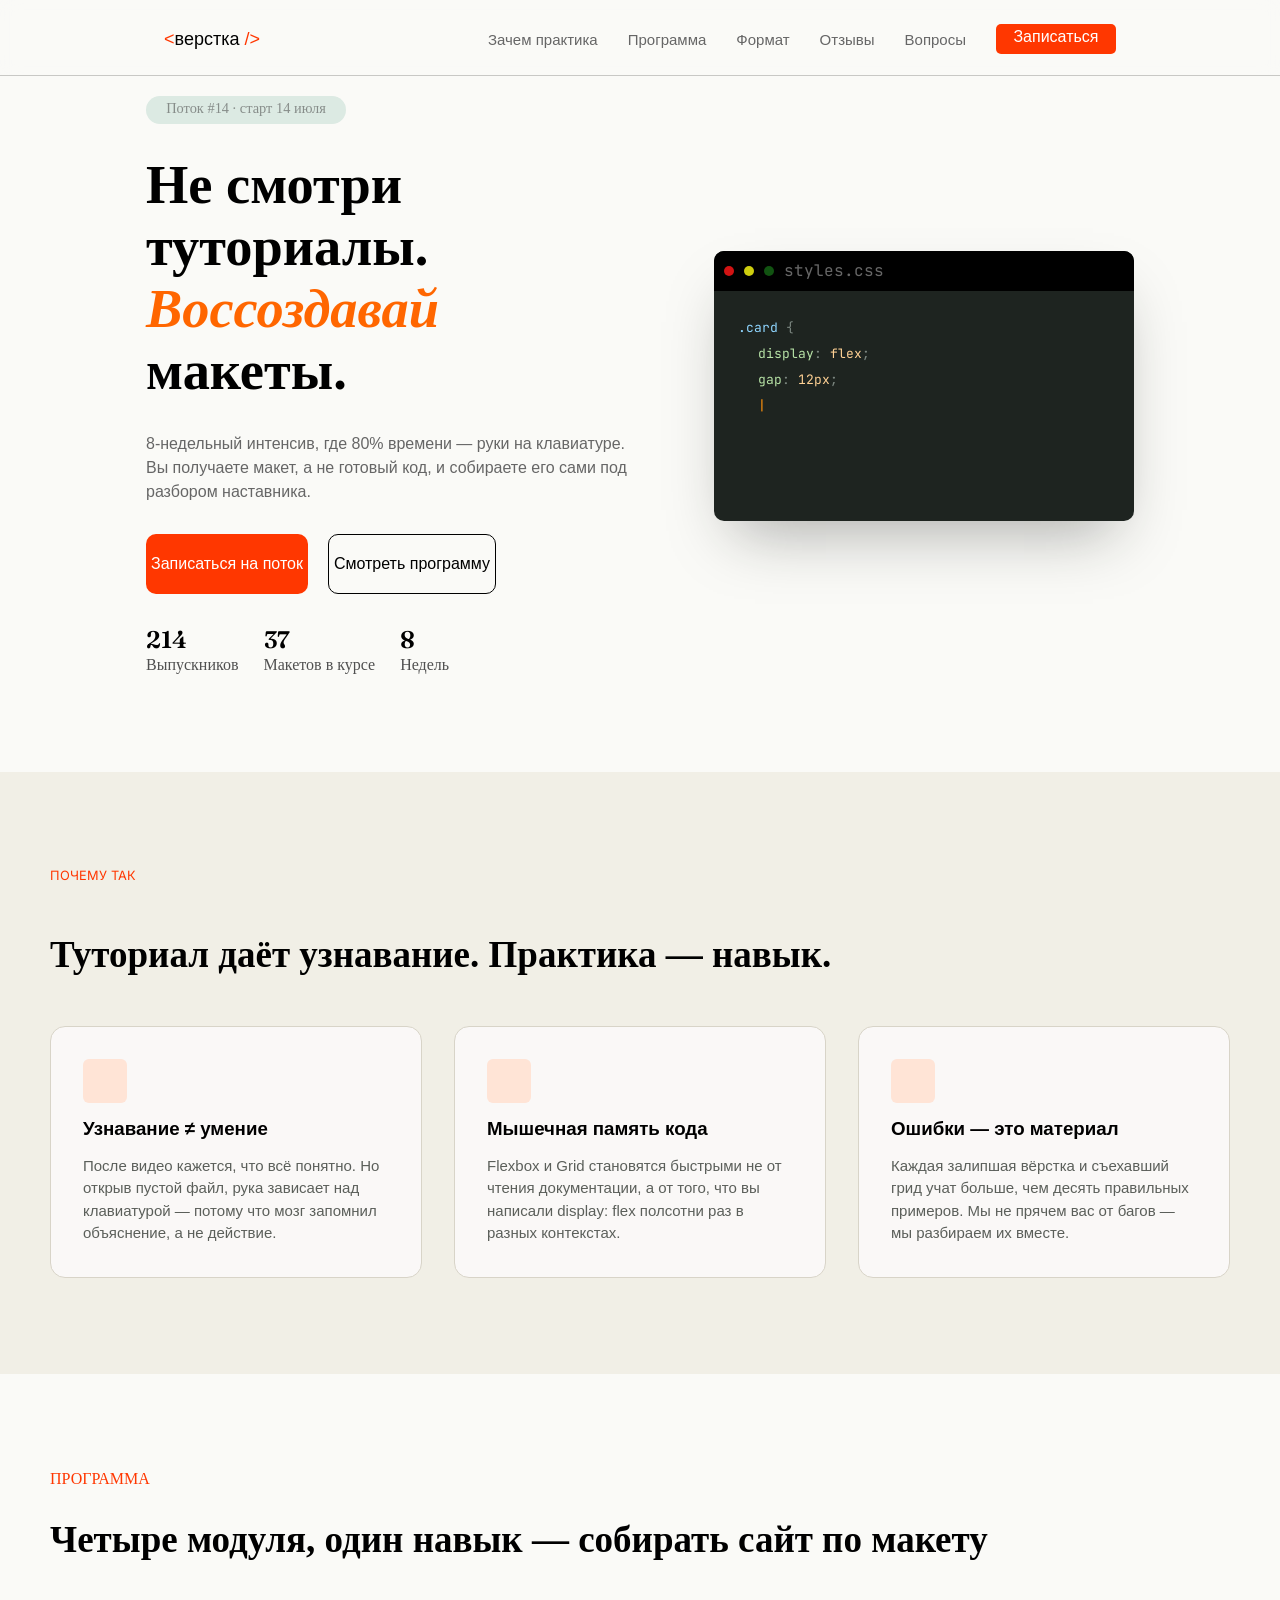
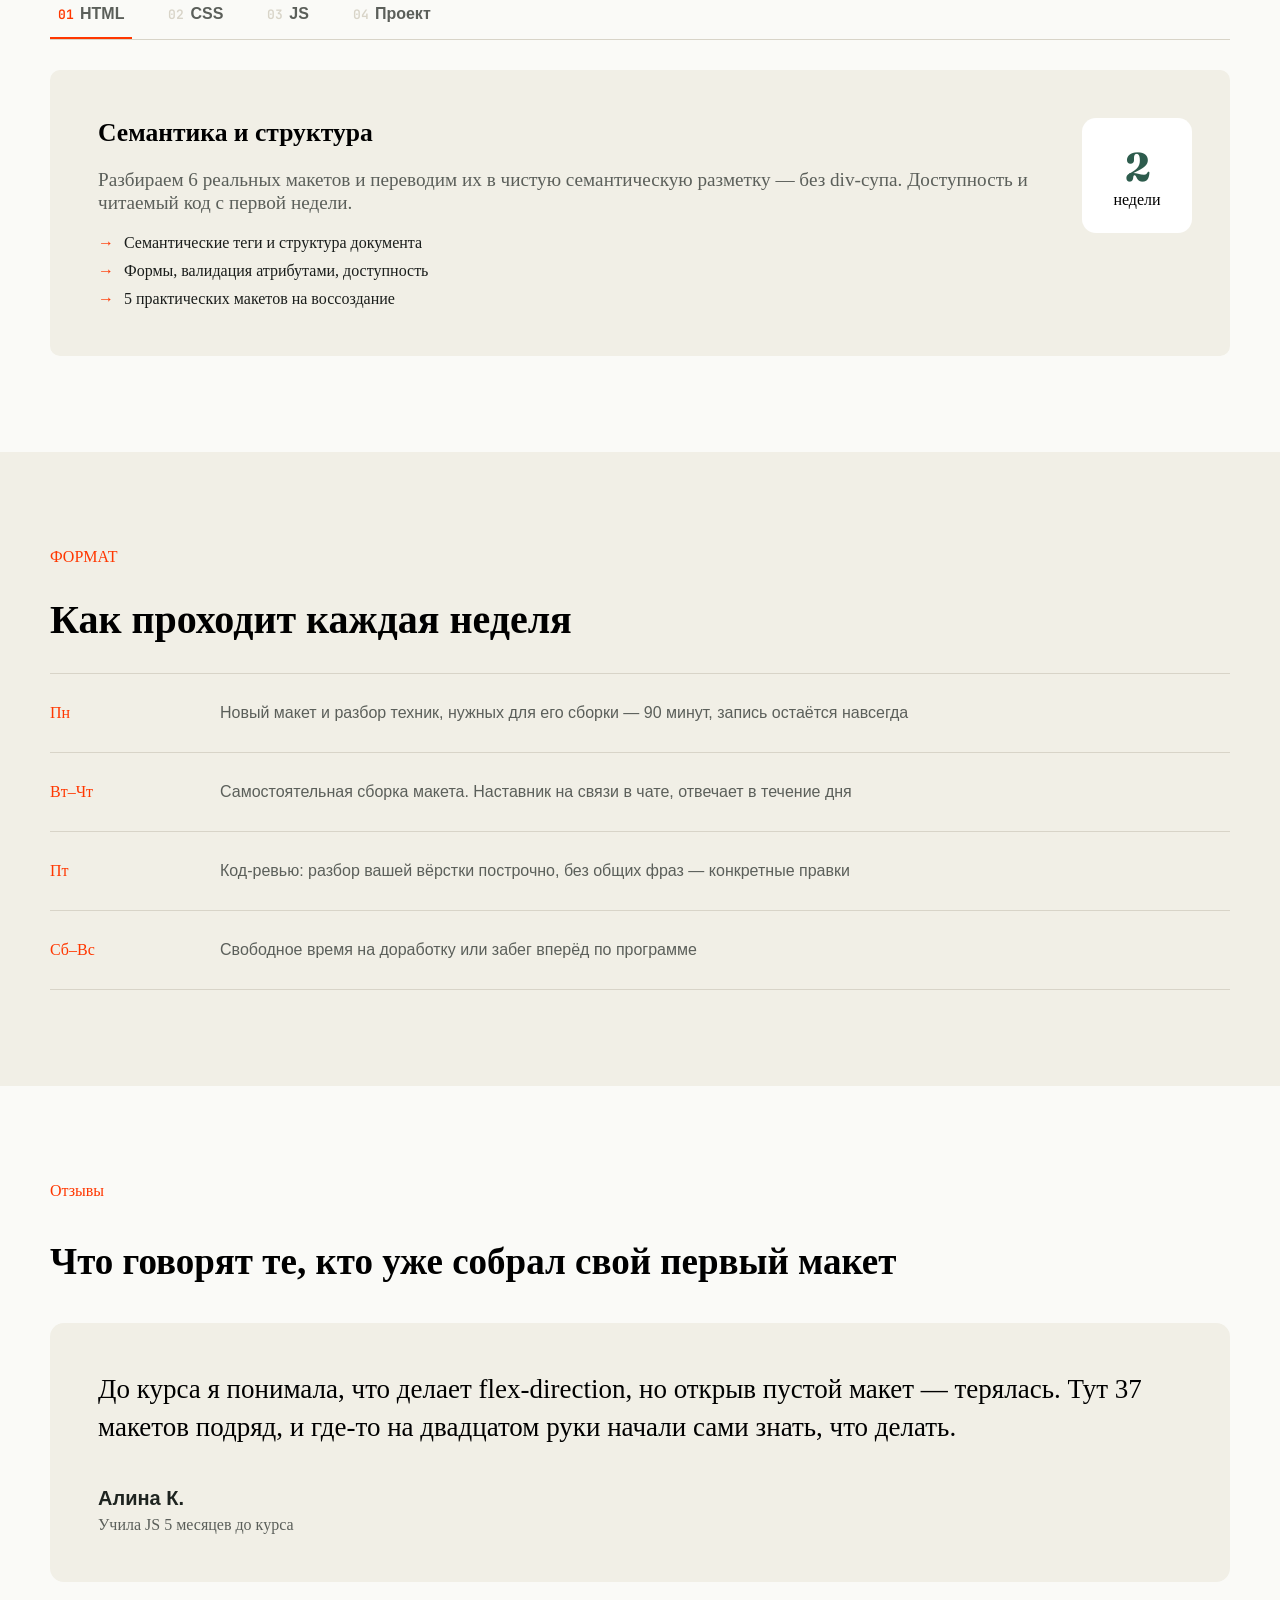
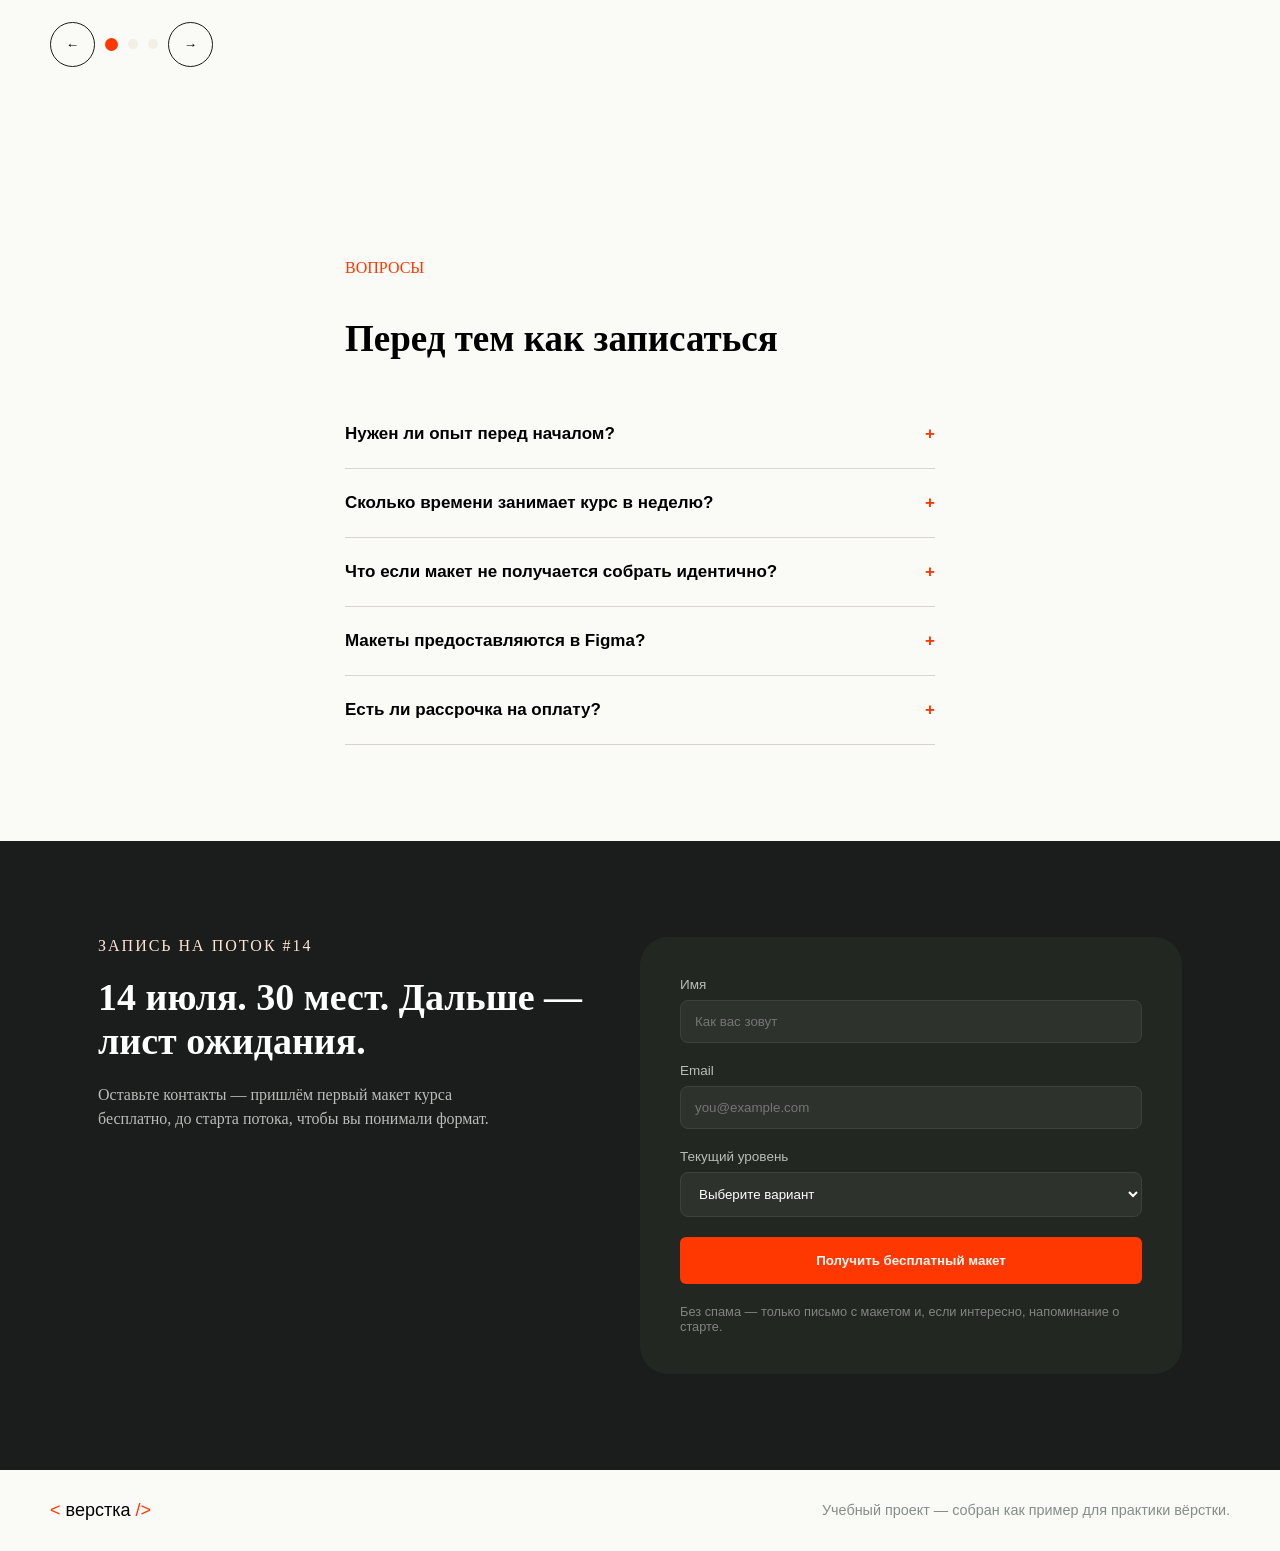
<file: index.html>
<!DOCTYPE html>
<html lang="en">
<head>
  <meta charset="UTF-8">
  <meta name="viewport" content="width=device-width, initial-scale=1.0">
  <title>Verstka</title>
  <link rel="preconnect" href="https://fonts.googleapis.com">
<link rel="preconnect" href="https://fonts.gstatic.com" crossorigin>
<link href="https://fonts.googleapis.com/css2?family=Fraunces:opsz,wght@9..144,300;9..144,500;9..144,600;9..144,700&family=Inter:wght@400;500;600;700&family=JetBrains+Mono:wght@400;500;600&display=swap" rel="stylesheet">
  <link rel="stylesheet" href="practice.css">
</head>
<body>
  
  <header>
    <div class="header-cont">
    <h1>верстка<span> /></span></h1>
    
    <nav class="menu" id="menu">
      <a href="#why" class="links">Зачем практика</a>
      <a href="#programm" class="links">Программа</a>
      <a href="#format" class="links">Формат</a>
      <a href="#reviews" class="links">Отзывы</a>
      <a href="#questions" class="links">Вопросы</a>

      <a href="#signup" class="btn-register">Записаться</a>
    </nav>

    <button class="burger" id="burger">
      <span></span>
      <span></span>
      <span></span>
    </button>

    </div>
  </header>
  
  <section class="hero">
    
    <div class="hero-content">

    <div class="left">

    <div class="info-start">
      <p>Поток #14 · старт 14 июля</p>
    </div>
  <div class="h1-container">
    <h1 class="slogan-h1">Не смотри</h1>
    <h1 class="slogan-h1">туториалы.</h1>
    <h1 class="slogan-h1" style="font-style: italic; color: rgb(255, 102, 0);">Воссоздавай </h1>
    <h1 class="slogan-h1">макеты.</h1>
  </div>
    <p class="p-information">8-недельный интенсив, где 80% времени — руки на клавиатуре. 
      Вы получаете макет, а не готовый код, и собираете 
      его сами под разбором наставника.</p>
    <div class="buttons">
      <a href="" class="buttons first">Записаться на поток</a>
      <a href="" class="buttons second">Смотреть программу</a>
    </div>

    <div class="advantages">
      <div class="advs">
        <h1>214</h1>
        <p>Выпускников</p>
      </div>
      <div class="advs">
        <h1>37</h1>
        <p>Макетов в курсе</p>
      </div>
      <div class="advs">
        <h1>8</h1>
        <p>Недель</p>
      </div>
    </div>
</div>


<div class="right">
    <div class="hero-code">
      <div class="upper-bar">
        <div class="circles red"></div>
        <div class="circles yellow"></div>
        <div class="circles green"></div>
        <p>styles.css</p>

      </div>
      <div class="code">
      </div>
      <div class="demo-card">
        <div class="circle-gradient"></div>
        <h4 class="card-title" style="font-size: 14px; font-family: sans-serif;">Карточка готова</h4>
        <p class="card-text" style="font-size: 12.5px; font-family: sans-serif; color: rgb(158, 154, 154); line-height: 1.45;">Это рендер того, что вы только что увидели в коде слева</p>
      </div>
    </div>

</div>

</div>
  </section>

<section class="why" id="why">
  <div class="why-container">
    <p class="why-p">ПОЧЕМУ ТАК</p>
    <h1>Туториал даёт узнавание. 
Практика — навык. </h1>

      <div class="why-grid-container">
        <div class="card">
          <div class="pict"></div>
          <h3>Узнавание ≠ умение</h3>
          <p>После видео кажется, что всё понятно. Но открыв пустой файл, рука зависает над клавиатурой — потому что мозг запомнил объяснение, а не действие.</p>
        </div>
        <div class="card">
          <div class="pict"></div>
          <h3>Мышечная память кода</h3>
          <p>Flexbox и Grid становятся быстрыми не от чтения документации, а от того, что вы написали display: flex полсотни раз в разных контекстах.</p>
        </div>
        <div class="card">
          <div class="pict"></div>
          <h3>Ошибки — это материал</h3>
          <p>Каждая залипшая вёрстка и съехавший грид учат больше, чем десять правильных примеров. Мы не прячем вас от багов — мы разбираем их вместе.</p>
        </div>
      </div>

  </div>
</section>

<section class="programm" id="programm">
  <div class="programm-content">
  <p class="programm-p">Программа</p>
  <h1 class="programm-h1">Четыре модуля, один навык —  собирать сайт по макету</h1>


  <div class="tabs">
    <button class="tab-btn is-active" data-tab="html">
      <span class="tab-index">01</span>HTML
    </button>
    <button class="tab-btn " data-tab="css">
      <span class="tab-index">02</span>CSS
    </button>
    <button class="tab-btn " data-tab="js">
      <span class="tab-index">03</span>JS
    </button>
    <button class="tab-btn  " data-tab="project">
      <span class="tab-index">04</span>Проект
    </button>
  </div>


    <div class="tabs-panels">
      <div class="panel is-active" id="panel-html">
        <div class="panel-container is-visible">
          <div class="panel-text">
            <h2>Семантика и структура</h2>
            <p>Разбираем 6 реальных макетов и переводим их в чистую  семантическую разметку — без div-супа. Доступность и читаемый  код с первой недели.</p>
            <ul class="panel-list">
              <li>Семантические теги и структура документа</li>
              <li>Формы, валидация атрибутами, доступность  </li>
              <li>5 практических макетов на воссоздание</li>
            </ul>
          </div>

          <div class="panel-stats">
            <h3 class="number">2</h3>
            <p class="duration">недели</p>
          </div>

        </div>
      </div>




      <div class="panel " id="panel-css">
        <div class="panel-container is-visible">
          <div class="panel-text">
            <h2>Layout и адаптивность</h2>
            <p>Flexbox, Grid, переменные, анимации — и обязательная адаптивная вёрстка под три брейкпоинта на каждом макете.  Без адаптива работа не принимается.</p>
            <ul class="panel-list">
              <li>Flexbox и Grid на реальных раскладках</li>
              <li>Адаптив: mobile / tablet / desktop </li>
              <li>8 макетов разной сложности</li>
            </ul>
          </div>

          <div class="panel-stats">
            <h3 class="number">3</h3>
            <p class="duration">недели</p>
          </div>

        </div>
      </div>

      <div class="panel " id="panel-js">
        <div class="panel-container is-visible">
          <div class="panel-text">
            <h2>Интерактив без фреймворков  </h2>
            <p>Чистый JS: DOM, события, fetch. Учимся оживлять статичный макет — табы, модалки, слайдеры, валидация форм — то,  с чем вы столкнётесь в 90% реальных задач.</p>
            <ul class="panel-list">
              <li>DOM, события, делегирование</li>
              <li>Работа с API и fetch</li>
              <li>12 интерактивных компонентов</li>
            </ul>
          </div>

          <div class="panel-stats">
            <h3 class="number">2</h3>
            <p class="duration">недели</p>
          </div>

        </div>
      </div>

      <div class="panel" id="panel-project">
        <div class="panel-container is-visible">
          <div class="panel-text">
            <h2>Финальный проект</h2>
            <p>Получаете макет в Figma уровня реального заказа и две недели собираете его самостоятельно с еженедельным код-ревью от наставника.</p>
            <ul class="panel-list">
              <li>Полный лендинг по Figma-макету</li>
              <li>Два код-ревью с наставником</li>
              <li>Готовый кейс в портфолио</li>
            </ul>
          </div>

          <div class="panel-stats">
            <h3 class="number">1</h3>
            <p class="duration">недели</p>
          </div>
        </div>
      </div>
    </div>

  </div>
</section>

<section class="format" id="format">
  <div class="format-content">
    <p class="p-format">формат</p>
    <h1 class="h1-format">Как проходит каждая неделя</h1>

    <div class="format-container">
      <div class="row">
        <p class="day-of-week">Пн</p>
        <p class="format-info">Новый макет и разбор техник, нужных для его сборки — 90 минут, запись остаётся навсегда</p>
      </div>
      <div class="row">
        <p class="day-of-week">Вт–Чт</p>
        <p class="format-info">Самостоятельная сборка макета. Наставник на связи в чате, отвечает в течение дня</p>
      </div>
      <div class="row">
        <p class="day-of-week"> Пт</p>
        <p class="format-info">Код-ревью: разбор вашей вёрстки построчно, без общих фраз — конкретные правки</p>
      </div>
      <div class="row">
        <p class="day-of-week">Сб–Вс</p>
        <p class="format-info">Свободное время на доработку или забег вперёд по программе</p>
      </div>
    </div>
  </div>
</section>

<section class="reviews" id="reviews">
  <div class="reviews-content">
    <p class="review">Отзывы</p>
    <h1 class="h1-review">Что говорят те, кто уже собрал свой  первый макет</h1>
  <div class="sliders-container">
  <div class="slider">
      <div class="slide">
        
          <span class="review-text">До курса я понимала, что делает flex-direction, но открыв пустой макет — терялась. 
            Тут 37 макетов подряд, и где-то на двадцатом руки начали сами знать, что делать.</span>

            <div class="review-author">
              <span class="clients-name">Алина К.</span>
              <p>Учила JS 5 месяцев до курса</p>
            </div>

      </div>
      <div class="slide">
        <span class="review-text">Самое ценное — что макеты не учебные, а как из реальных задач. Сетка съезжает, 
        шрифты не подключаются, и тебя не спасают — ты разбираешься.
        Это и есть навык.</span>
        
        <div class="review-author">
        <span class="clients-name">Дамир Т.</span>
          <p>Сейчас фронтенд-стажёр</p>
        </div>  
      </div>
      <div class="slide">
        <span class="review-text">Код-ревью в пятницу — главная причина остаться до конца. Никаких "молодец", только конкретное:
          вот тут лишний div, вот тут можно одной строкой grid вместо десяти.</span>
          
          <div class="review-author">
          <span class="clients-name">Светлана Р.</span>
          <p>Перешла из дизайна в верстку</p>
          </div>
      </div>
    </div>
  </div>


    <div class="slider-controls">
      <button class="slider-btn" id="slider-prev" aria-label="Предыдущий отзыв">←</button>
      <div class="slider-dots" id="slider-dots">
        
      </div>
      <button class="slider-btn" id="slider-next" aria-label="Следующий отзыв">→</button>
    </div>
  </div>

</section>

<section class="questions" id="questions">
  <div class="questions-content">
    <p class="eyebrow">Вопросы</p>
    <h1 class="h1-ques">Перед тем как записаться</h1>

    <div class="accordion">
      <div class="accordion-item ">
          <button class="accordion-trigger" aria-expanded="true">
            <span>Нужен ли опыт перед началом?</span>
            <span class="accordion-icon">+</span>
          </button>
          <div class="accordion-panel">
            <p>Нужно понимать базовый синтаксис JS — переменные, функции, циклы. Если вы, как и большинство студентов, учили JS самостоятельно пару месяцев — этого достаточно. HTML и CSS разбираем с нуля в первом модуле.</p>
          </div>
        </div>

        <div class="accordion-item ">
          <button class="accordion-trigger" aria-expanded="true">
            <span>Сколько времени занимает курс в неделю?</span>
            <span class="accordion-icon">+</span>
          </button>
          <div class="accordion-panel">
            <p>В среднем 8–10 часов: 1,5 часа на лекцию в понедельник и 6–8 часов на самостоятельную сборку макета в течение недели. Это сопоставимо с серьёзным хобби, но не с full-time работой.</p>
          </div>
        </div>

        <div class="accordion-item ">
          <button class="accordion-trigger" aria-expanded="true">
            <span>Что если макет не получается собрать идентично?</span>
            <span class="accordion-icon">+</span>
          </button>
          <div class="accordion-panel">
            <p>Идентичность пиксель-в-пиксель не цель. Цель — понять, какими инструментами решается задача. На код-ревью разбираем разницу между вашим решением и оригиналом и почему она возникла.</p>
          </div>
        </div>

        <div class="accordion-item ">
          <button class="accordion-trigger" aria-expanded="true">
            <span>Макеты предоставляются в Figma?</span>
            <span class="accordion-icon">+</span>
          </button>
          <div class="accordion-panel">
            <p>Да, каждый макет — это файл в Figma с разбитыми по слоям элементами, реальными размерами и экспортируемыми иконками и изображениями, как в работе с заказчиком.</p>
          </div>
        </div>

        <div class="accordion-item ">
          <button class="accordion-trigger" aria-expanded="true">
            <span>Есть ли рассрочка на оплату?</span>
            <span class="accordion-icon">+</span>
          </button>
          <div class="accordion-panel">
            <p>Да, можно разбить оплату на 4 части без переплаты. Детали и реквизиты отправляем после короткого собеседования при записи.</p>
          </div>
        </div>
    </div>


  </div>
</section>

<section class="signup" id="signup">
  <div class="signup-content">
    <div class="text">
    <p class="eyebrow-signup">Запись на поток #14</p>
    <h1 class="h1-signup">14 июля. 30 мест. Дальше —   лист ожидания.</h1>
    <p class="p-desc">
      Оставьте контакты — пришлём первый макет курса бесплатно, до старта потока, чтобы вы понимали формат.
    </p>
    </div>

    <form action="#" class="signup-form">
      <div class="form-field">
        <label for="name">Имя</label>
        <input type="text" placeholder="Как вас зовут" name="name" id="name" class="name" >

        <span class="name-error" id="error-name">Введите имя</span>
      </div>

      <div class="form-field">
        <label for="email">Email</label>
        <input type="email"  class="email" placeholder="you@example.com" id="email" >

        <span class="email-error" id="error-email">Введите email</span>
      </div>

      <div class="form-field">
        <label for="current-level">Текущий уровень</label>
        <select name="current-level" id="current-level" >
          <option value="">Выберите вариант</option>
          <option value="beginner">Учу js меньше месяца</option>
          <option value="junior">js</option>
          <option value="advanced">js</option>
        </select>
      </div>

      <button class="btn-submit" type="submit">Получить бесплатный макет</button>

      <p>Без спама — только письмо с макетом и, если интересно, напоминание о старте.</p>
    </form>

    <p class="success-message">
      Мы отправили вам бесплатный макет ✅
    </p>

  </div>
</section>

<footer>
  <div class="footer-content">
    <h1>   верстка<span>   />    </span>  </h1>
    <p>Учебный проект — собран как пример для практики вёрстки.</p>
  </div>
</footer>
  <script src="practice.js"></script>
</body>
</html>
</file>
<file: practice.css>
*{
  margin:0;
  padding: 0;
  box-sizing: border-box;
  /* outline: 1px solid red; */
}
html{
  scroll-behavior: smooth ;
}
body{
  background-color: #FAFAF7;
  overflow-x: hidden  ;
}
button:focus-visible, a:focus-visible{
  outline: 1.5px solid rgb(255, 55, 0);
}
header{
  width: 100%;
  height: 76px;
  border-bottom: 0.5px solid rgba(0, 0, 0, 0.2);
  position: fixed;
  top: 0;
  z-index: 100;
  background: rgba(250, 250, 247, 0.85);
  backdrop-filter: blur(10px);
  padding: 24px;
}
.header-cont{
  max-width: 1180px;
  margin: 0 auto;
  display: flex;
  justify-content: space-around;
  align-items: center; 
}
.header-cont h1 {
  font-size: large;
  font-family: Verdana, Geneva, Tahoma, sans-serif;
  font-weight: 500;
}
.header-cont h1::before{
  content: '<';
  color: rgb(255, 55, 0);
}
.header-cont h1 span{
  color: rgb(255, 55, 0);
}
.menu{
  display: flex;
  flex-direction: row;
  gap: 30px;
  justify-content: space-between;
  align-items: center;
}

.menu .links{
  font-family: Verdana, Geneva, Tahoma, sans-serif;
  color: rgb(102, 102, 102);
  font-size: .9375rem;
  text-decoration: none   ;
}



.menu .btn-register{
  min-width:120px ;
  height: 30px;
  background-color: rgb(255, 55, 0);
  text-decoration: none;
  color: white;
  text-align: center;
  padding: 4px ;
  border-radius: 5px;
  font-family: Verdana, Geneva, Tahoma, sans-serif;
}
.burger{
  display: none;
  opacity: 0;
}
.burger span{
  display: block;
  width: 100%;
  height: 3px;
  background-color: #333;
  transition: 0.2s;
}

.burger.open span:nth-child(1) {
  transform: translateY(8px) rotate(45deg);
}
.burger.open span:nth-child(2) {
  opacity: 0;
}
.burger.open span:nth-child(3) {
  transform: translateY(-9px) rotate(-45deg);
}







.hero{
  width: 100%;
  max-width: 1180px;
  margin: 0px auto;
  
}
.hero-content{
  display: grid;
  grid-template-columns: 1.2fr 1fr;
  gap: 64px;
  padding: 96px;
  grid-auto-flow: row;
}
.hero .slogan-h1{
  font-size: clamp(1.25rem, 3.4rem, 3.5rem);
}
.info-start{
  max-width: 200px;
  height: 28px;
  background-color: #DCEAE3;
  border-radius: 20px;
  text-align: center;
  padding: 4px 0px;
  color:#878d8a ;
  font-size: 0.9em;
}
.left{
  display: flex;
  flex-direction: column;
  gap: 30px;
}
.p-information{
  font-family: 'Trebuchet MS', 'Lucida Sans Unicode', 'Lucida Grande', 'Lucida Sans', Arial, sans-serif;
  color: rgb(102, 102, 102);
  line-height: 1.5;
  font-size: clamp(0.6rem,1rem, 1.2rem );
}
.buttons {
  text-align: center;
  text-decoration: none;
  font-family: Verdana, Geneva, Tahoma, sans-serif;
  display: flex;
  justify-content: start;
  gap: 20px;
  border-radius: 10px;
}
.buttons .first{
  padding: 0 5px;
  height: 60px;
  background-color: rgb(255, 55, 0);
  color: white;
  display: flex;
  justify-content: center;
  align-items: center;
  transition: 0.2s;
}
.buttons .first:hover{
  background-color: rgb(208, 52, 9);
  transform: translateY(-3px);
}
.buttons .second{
  padding: 0 5px;
  height: 60px;
  background-color: #FAFAF7;
  color: black;
  border: 0.5px solid black;
  display: flex;
  justify-content: center;
  align-items: center;
  transition: 0.2s;
}
.buttons .second:hover{
  background-color: #000000;
  color: white;
}
.advantages{
  display: flex;
  flex-direction: row;
  gap: 25px;
  line-height: 1.3;
}
.advs h1{
  font-family:'Fraunces', serif;
  font-weight: 600;
}
.advs p {
  color: rgb(80, 80, 80);
}
.right{
  align-self: center;
}
.hero-code{
  background-color: #1E2420;
  min-height: 270px;
  max-width: 450px;
  border-radius: 10px;
  box-shadow: 0 30px 60px -20px rgba(26, 29, 27, 0.35);
  position: relative;
}
.upper-bar{
  height: 40px;
  background-color: black;
  font-family:'JetBrains Mono', monospace;
  color: rgb(103, 103, 103);
  display: flex;
  justify-content: start;
  align-items: center;
  flex-direction: row;
  gap: 10px;
  padding: 5px 10px;
  border-top-left-radius: 10px;
  border-top-right-radius: 10px;
}
.circles{
  width: 10px;
  height: 10px;
  border-radius: 100%;
}
.red{background-color: rgb(210, 19, 19);}
.yellow{background-color: rgb(206, 206, 14);}
.green{background-color: rgb(17, 83, 17);}



.code{
  padding: 24px;
  font-family: 'JetBrains Mono';
  line-height: 2;
  font-size: .8125rem;
}
.code::after{
  content: '|';
  color: rgb(255, 146, 12);
  animation: blink 1s step-end infinite ;
}
.code .keyword{
  color: red;
}
.code .sel{
  color: #8FD6FF;
}
.code .prop{
  color: #B7E3A6;
  margin-left: 20px;
}
.code .val{
  color: #FFD194;
}
.code .punc{
  color: #7C8780;
}
.code .comment{
  color: #5C665F; 
  font-style: italic
}






@keyframes blink{
  50%{
    opacity: 0;
  }
}
.demo-card{
  position: absolute;
  bottom: -90px;
  right: 0;
  width: 230px;
  display: flex;
  flex-direction: column;
  gap: 5px;
  background-color: #ffffff;
  z-index: 96;
  padding: 20px;
  box-shadow: 0 20px 40px -16px rgba(26, 29, 27, 0.25);
  border: 1px solid #D8D4C8;
  border-radius: 8px;
  opacity: 0;
  visibility: hidden;
  transition: 0.5s;
}
.circle-gradient{
    width: 36px;
    height: 36px;
    border-radius: 50%;
    background: linear-gradient(135deg, #FF5A1F, #2D5C4D);
    margin-bottom: 12px;
}
.demo-card.is-visible{
  opacity: 1;
  visibility: visible;
  transform: translateY(0) scale(1);
}













.why{
  background-color:#F1EFE6;
  width: 100%;
  padding: 96px 0;
}
.why-container{
  max-width: 1180px;
  max-height: max-content;
  display: flex;
  flex-direction: column;
  flex-wrap: wrap;
  gap: 50px;
  margin: 0 auto;

}
.why-p{
  font-family: 'Inter', sans-serif;
  font-size: 0.8em;
  color: rgb(255, 55, 0);
}
.why-container h1{
  font-size: clamp(1.5rem, 2.3125rem, 2.5rem);
}
.why-grid-container{
  display: grid;
  grid-template-columns: repeat(3, 1fr);
  gap: 32px;
  
}
.card{
  padding:32px;
  background-color: #faf8f7;
  border-radius: 15px;
  border: 1px solid #D8D4C8;
  display: flex;
  flex-direction: column;
  gap: 15px;
  font-family:sans-serif;
  
}
.card p {
  line-height: 1.5;
  color: #5B5F5A;
  font-size: .9375rem;
}
.pict{
  background-color: #FFE4D6;
  width: 44px;
  height: 44px;
  border-radius: 6px;
}


.programm{
  width: 100%;  
  background-color: #FAFAF7;
  padding: 96px 0;
}
.programm-content{
  max-width: 1180px;
  height: fit-content;
  margin: 0 auto;
  display: flex;
  flex-direction: column;
  gap: 30px;
}
.programm-p{
  text-transform: uppercase;
  color: rgb(255, 55, 0);
}
.programm-h1{
  font-size: clamp(1.5rem, 2.3125rem, 2.5rem);
}
.tabs{
  border-bottom: 1px solid #D8D4C8;
}

.tab-btn{
  border: none;
  background:none;
  padding: 14px 8px;
  margin-right: 24px;
  font-size: 1rem;
  color: #5B5F5A;
  font-weight: 600;
}
.tab-btn.is-active{
  border-bottom: 2px solid rgb(255, 55, 0);
}
.tab-btn.is-active .tab-index{
  color:rgb(255, 55, 0) ;
}
.tab-index{
  font-family: 'JetBrains Mono', monospace;
  font-size: .8125rem;
  color: #D8D4C8;
  margin-right: 6px;
}
@keyframes fadeIn { from { opacity: 0; transform: translateY(6px); } to { opacity: 1; transform: translateY(0); } }




.tabs-panels{
  background-color:#F1EFE6 ;
  border-radius: 10px;
}
.panel{
  display: none;
}
.panel.is-active{
  display: block;
  animation: fadeIn 0.3s ease;
}
.panel-container{
  display:grid;
  grid-template-columns: 1fr 100px;
  padding: 48px;
}
.panel-text{
  display: flex;
  flex-direction: column;
  gap: 20px;
}
.panel-text h2{
  font-size: 1.6em;
}
.panel-text p {
  color: #5B5F5A;
  font-size: 1.2em;
  line-height: 1.2 ;
}
.panel-stats{
  min-width: 110px;
  height: fit-content;
  padding: 24px 28px;
  display: flex;
  flex-direction: column;
  align-items: center;
  text-align: center;
  border-radius: 14px;
  background-color: #FFFFFF;
}
.panel-stats .number{
  font-size: 2.5rem;
  color: #2D5C4D;
  font-family: 'Fraunces', serif;
}
.panel-list{
  display: flex;
  flex-direction: column;
  gap: 10px;
  list-style: none;
}
.panel-list li{
  color: #1A1D1B;
}
.panel-list li::before{
  content: '→';
  padding-right:10px;
  color:rgb(255, 55, 0) ;
}
.format{
  width: 100%;
  background-color: #F1EFE6;
}
.format-content{
  max-width: 1180px;
  margin: 0 auto;
  padding: 96px 0;
  display: flex;
  flex-direction: column;
  flex-wrap: wrap;
  gap: 30px;
}
.p-format{
  color: rgb(255,55,0);
  text-transform: uppercase;
}
.h1-format{
  font-size: clamp(1.5rem, 2.5rem, 2.5rem);
}
.row{
  width: 100%;
  border-top: 1px solid #D8D4C8;
  border-bottom: 1px solid #D8D4C8;
  padding: 30px 0px;
  display: grid;
  grid-template-columns: 140px 1fr;
} 
.row:nth-child(1), .row:nth-child(2), .row:nth-child(3){
  border-bottom: none;
}
.day-of-week{
  color: rgb(255,55,0);
}
.format-info{
  font-family: Verdana, Geneva, Tahoma, sans-serif;
  color: #5B5F5A;
  margin-left: 30px;
}

.reviews{
  width: 100%;
}
.reviews-content{
  max-width: 1180px;
  margin: 0 auto;
  padding: 96px 0;
  display: flex;
  flex-direction: column;
  gap: 40px;
}
.review{
  color: rgb(255, 55, 0);
}
.h1-review{
  font-size: clamp(1.5rem, 2.3125rem, 2.5rem);
}

.sliders-container{
  overflow: hidden;
}
.slider{
  display: flex;
  flex-direction: row;
  gap: 10px;
  transition: transform 0.4s ease;
}
.slide{
  max-width: 780px;
  min-width: 100%;
  background-color: #F1EFE6;
  border-radius: 14px;
  padding: 48px;
  display: flex;
  flex-direction: column;
  gap: 40px;
}
.review-text{
  font-size: 1.6875rem;
  line-height: 1.4;
}
.clients-name{
  font-size: 1.25rem;
  color:#1E2420;
  font-weight: 600;
  font-family: 'Segoe UI', Tahoma, Geneva, Verdana, sans-serif;
}
.slide p{
  color: #5B5F5A;
  margin-top: 6px;
}
.slider-controls{
  display: flex;
  flex-direction: row;
  gap: 10px;
}
.slider-btn{
  width: 45px;
  height: 45px;
  border: 0.5px solid #1A1D1B;
  border-radius: 100%;
  transition: 0.2s;
  background-color: #FAFAF7;
}
.slider-btn:hover{
  color: white;
  background-color: #000000;
}
.questions{
  width: 100%;
  
}
.questions-content{
  max-width: 590px;
  margin: 0 auto;
  padding: 96px 0;
  display: flex;
  flex-direction: column;
  gap: 40px;
}
.eyebrow{
  text-transform: uppercase;
  color: rgb(255, 55, 0);
}
.h1-ques{
  font-size: clamp(1.5rem, 2.3125rem, 2.5rem);
}
.slider-dots{
  display: flex;
  flex-direction: row;
  gap: 10px;
  align-items: center;
  
}
.dot{
  width: 10px;
  height: 10px;
  border-radius: 100%;
  background-color: #F1EFE6;
  border: none;
  cursor: pointer;
}
.dot.is-active{
  background-color: rgb(255, 55, 0);
  width: 13px;
  height: 13px;
  cursor: pointer;
}
/* .accordion{
  display: flex;
  flex-direction: column;
  gap: 30px;
} */
.accordion-panel{
  max-height: 0;
  overflow: hidden;
  transition: 0.3s;
}

.accordion-item.is-open .accordion-panel{
  max-height: 300px;
}
.accordion-icon{
  color: rgb(255, 55, 0);
  transition: 0.3s;
}
.accordion-item.is-open .accordion-icon{
  transform: rotate(45deg);
}
.accordion-trigger{
  width: 100%;
  display: flex;
  justify-content: space-between;
  align-items: center;
  border:none;
  background: none;
  font-size: 1.0625rem;
  text-align: left;
  padding: 24px 0;
  font-weight: 600;
}

.accordion-item{
  border-bottom: 1px solid #D8D4C8;
}
.accordion-panel p{
  color: #5B5F5A;
  padding-bottom: 24px;
  line-height: 1.6;
  font-size: 1.0625rem;
  font-family: sans-serif;
}

.signup{
  background-color: #1A1D1B;
  width: 100%;
  padding: 96px 0;
}
.signup-content{
  max-width: 1180px;
  margin: 0 auto;
  display: grid;
  grid-template-columns: 1fr 1fr;
  padding: 0 48px ;
}
.p-desc {
  color: #B9BCB8;
  line-height: 1.5 ;
  max-width: 420px;
}
.eyebrow-signup{
  color:#FFE4D6;
  text-transform: uppercase;
  letter-spacing: 2px;
}
.h1-signup{
  font-size: clamp(28px, 3.6vw, 38px);
  color: #FFFFFF ;
}
.signup-form{
  width: 100%;
  padding: 40px;
  background-color: #232722;
  border-radius: 28px;
  display: flex;
  flex-direction: column;
  gap: 20px;
  font-family: sans-serif;
}
.text{
  display: flex;
  flex-direction: column;
  gap: 20px;
}
.form-field{
  display: flex;
  flex-direction: column;
  gap: 8px;
}
.form-field input, .form-field select {
  background-color: #2D322C;
  border-radius: 8px;
  padding: 13px 14px;
  border: 1.5px solid #3D423B;
}
/* .form-field input, .form-field select:active{
  border: 2px solid rgb(255,55,0);
} */
.form-field label{
  color: #B9BCB8;
  font-size: .8438rem;
}
.form-field option, select{
  color: white;
}

.btn-submit{
  width: 100%;
  padding: 16px ;
  border-radius: 6px;
  background-color: rgb(255,55,0);
  color: #FAFAF7;
  border: none;
  font-weight: 600;
  transition: 0.2s;
}
.btn-submit:hover{
  transform: translateY(-2px);
  background-color: rgb(231, 52, 2);
}
.signup-form p {
  color: #838383;
  font-size: 0.8em;
}

.input-error {
  border: 2px solid red;
}

.name-error{
  display: none;
}
.email-error{
  display: none;
}
.name-error.is-visible{
  display: block;
  font-size: .8125rem;
  color: red;
}
.email-error.is-visible{
  display: block;
  font-size: .8125rem;
  color: red;
}

.success-message{
  background-color: #000000;
  max-width: 350px;
  border-radius: 8px;
  color: white;
  padding: 10px 10px;
  font-family: sans-serif;
  font-size: 0.8em;
  z-index: 100;
  opacity: 0;
  text-align: center;
  transition: 0.3s;
  justify-self: center;
  visibility: hidden;
  position: fixed;
  bottom: 20px;
}
.success-message.message-visible{
  opacity: 1;
  transform: translateY(-5px);
  visibility: visible;
}
footer{
  width: 100%;
  padding: 30px 0;

}
footer h1 {
  font-size: large;
  font-family: Verdana, Geneva, Tahoma, sans-serif;
  font-weight: 500;
}
footer h1::before{
  content: '<';
  color: rgb(255, 55, 0);
}
footer h1 span{
  color: rgb(255, 55, 0);
}
.footer-content{
  display: flex;
  flex-direction: row;
  justify-content: space-between;
  align-items: center;
  max-width: 1180px;
  margin: 0 auto;
}
footer p {
  font-size: 0.9em;
  color: #878d8a;
  font-family: sans-serif;
}



@media (max-width: 1024px){
  .hero-content{
    grid-template-columns: 1fr;
    gap: 30px;
    padding: 96px 40px;
  } 
  .why{
    width: 100%;
    padding: 48px 30px;
}
}

@media (max-width:768px){
  .why-container,
  .programm-content,
  .format-content,
  .reviews-content,
  .questions-content,
  .footer-content {
    padding-left: 25px;
    padding-right: 25px;
  }
  .hero-content {
    padding: 96px 20px; /* уменьшаем боковые */
  }

  .signup-content {
    gap: 20px;
    padding: 0 20px;
    grid-template-columns: 1fr; /* одна колонка */
  }

  .header-cont{
  justify-content: space-between;
  align-items: center; 
}
  .burger{
    display: flex;
    flex-direction: column;
    justify-content: space-between;
    width: 30px;
    height: 20px;
    background: none;
    border: none;
    cursor: pointer;
    z-index: 98;
    opacity: 1;
  }
  .menu{
    display: none;
  transform: translateY(-100%);
  transition: 0.3s ease;
}
.menu.open{
  position: fixed;
  top: 76px;
  left: 0;
  right: 0;
  display: flex;
  flex-direction: column;
  justify-content: start;
  align-items: start;
  gap: 15px;
  background-color: #FAFAF7;
  transform: translateY(0);
}
.menu.open a {
  width: 100%;
  border-bottom: 0.2px solid #7C8780;
  padding: 10px;
}
.menu .btn-register{
  display: none;
}
  .why-content{
    padding: 0 20px;
  }
  .why-grid-container{
    grid-template-columns: 1fr;
    gap: 20px; 
    padding: 0 20px; 
  }
  
  .buttons {
    flex-direction: column;
    width: 100%;
  }
}



@media (max-width: 480px){
  header {
    padding: 24px 16px;
    
  }
  .why{
    padding: 48px 0;

  }
  .hero-content,
  .why-container,
  .programm-content,
  .format-content,
  .reviews-content,
  .questions-content,
  .footer-content {
    padding-left: 20px;
    padding-right: 20px;
  }
  .hero-content {
    padding: 96px 20px; /* уменьшаем боковые */
  }

  .signup-content {
    gap: 20px;
    padding: 0 20px;
    grid-template-columns: 1fr; /* одна колонка */
  }

  .header-cont{
  justify-content: space-between;
  align-items: center; 
}
  .why-content{
    padding: 0 20px;
  }
  .why-grid-container{
  grid-template-columns: 1fr;
  gap: 16px; 
  padding: 0; 
  }

  .buttons {
    flex-direction: column;
    width: 100%;
  }
  .review-text{
  font-size: 1.25rem;
  line-height: 1.5;
}
.panel-container{
  
  grid-template-columns: 1fr;
  align-items: start;
  padding: 24px 16px;  
  gap: 16px;
}
.panel-text{
  display: flex;
  flex-direction: column;
  
  gap: 20px;
  
}
.panel-text h2{
  font-size: clamp(1.5625rem, 2rem, 2.5625rem);
}
.panel-text p {
  color: #5B5F5A;
  font-size: .9375rem;
  line-height: 1.2 ;
}
.panel-stats{
  min-width: 110px;
  height: fit-content;
  padding: 24px 28px;
  display: flex;
  flex-direction: column;
  align-items: center;
  text-align: center;
  border-radius: 14px;
  background:none;
}
.panel-stats .number{
  font-size: 2.5rem;
  color: #2D5C4D;
  font-family: 'Fraunces', serif;
}
.panel-list{
  display: flex;
  flex-direction: column;
  gap: 10px;
  list-style: none;
}
.panel-list li{
  color: #1A1D1B;
}
.panel-list li::before{
  content: '→';
  padding-right:10px;
  color:rgb(255, 55, 0) ;
}
.format-info{
  font-family: Verdana, Geneva, Tahoma, sans-serif;
  color: #5B5F5A;
  margin-left: 20px;
  font-size: .8125rem;
  line-height: 1.5;
}
.footer-content{
  flex-direction: column;
  gap: 20px;
}
}




@media (max-width:330px){
  .hero-content,
  .why-container,
  .programm-content,
  .reviews-content,
  .questions-content,
  .footer-content {
    padding-left: 16px;
    padding-right: 16px;
  }
  .format-content{
    padding:24px ;
  }
}
</file>
